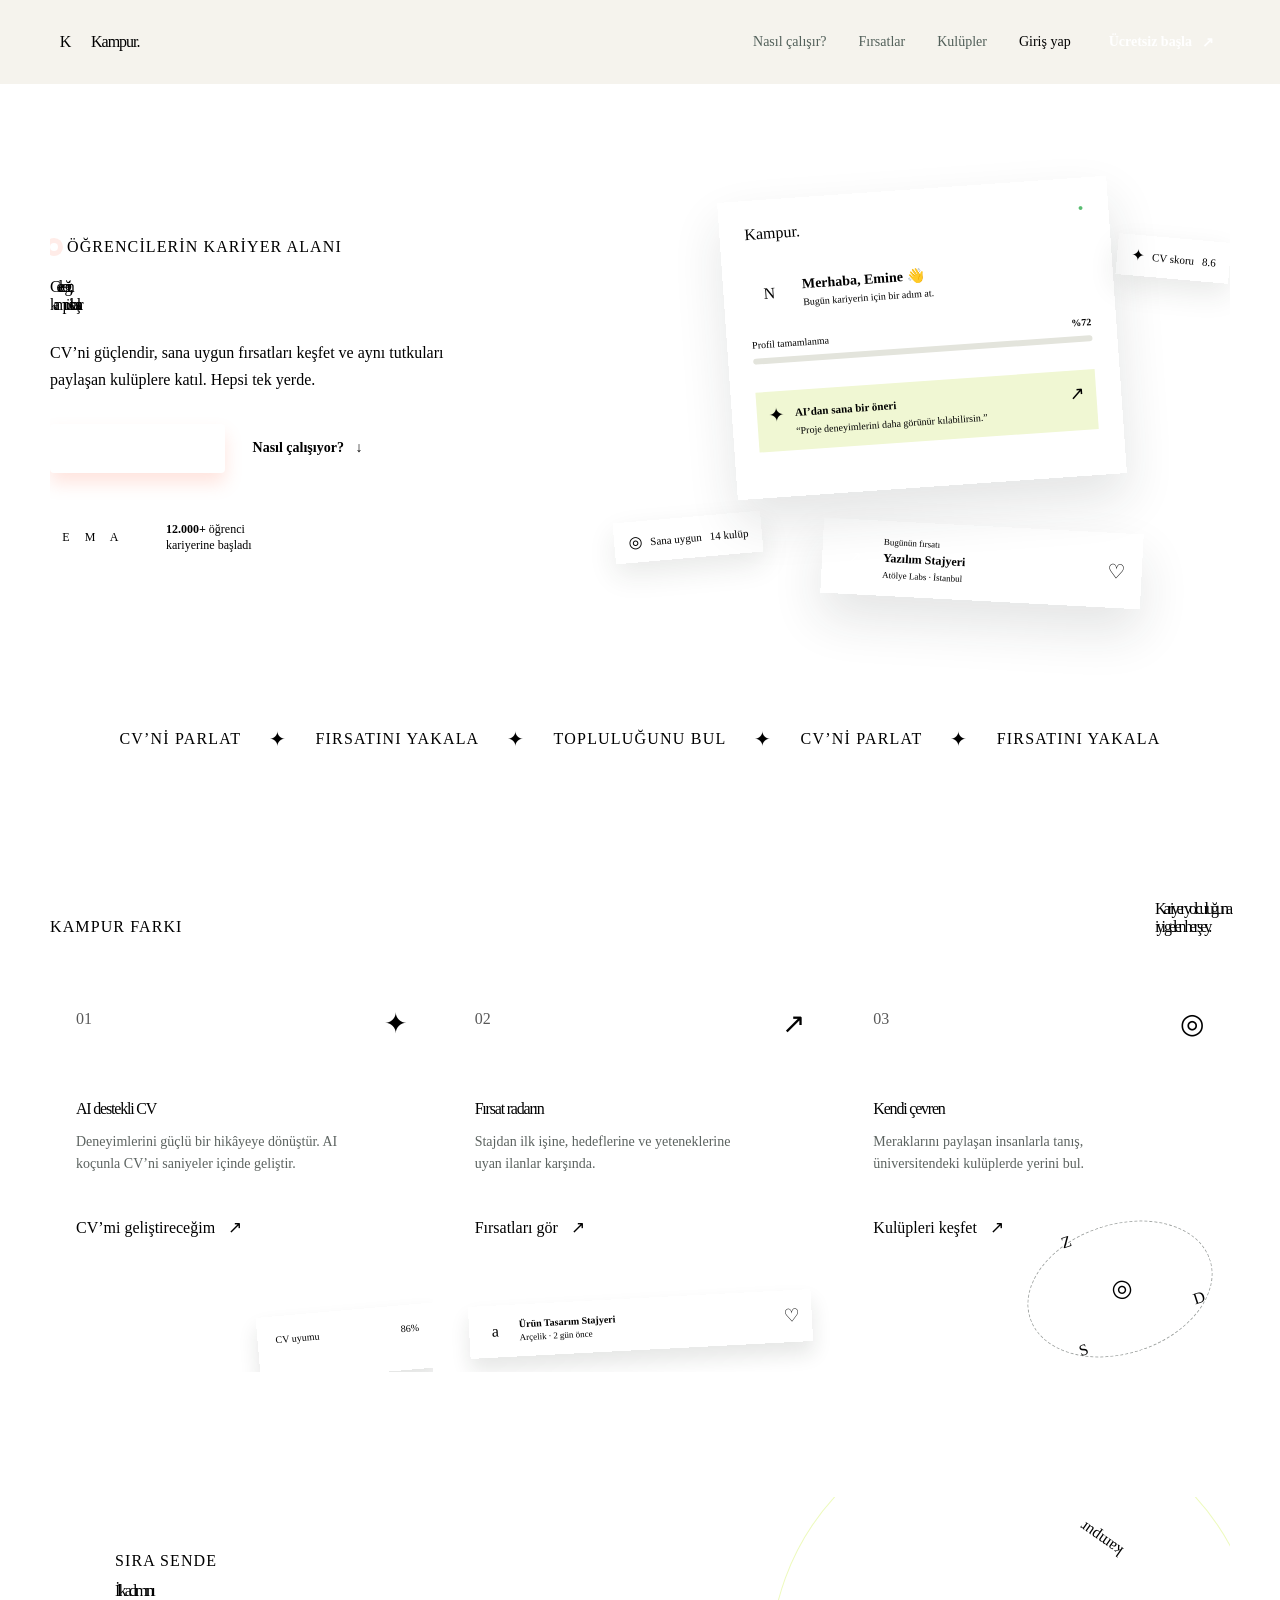
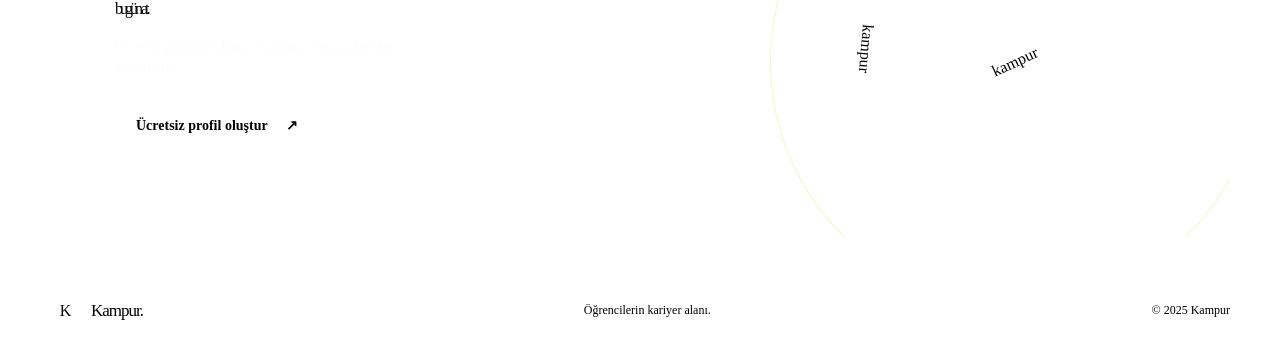
<file: index.html>
<!DOCTYPE html>
<html lang="tr">
<head>
  <meta charset="UTF-8" />
  <meta name="viewport" content="width=device-width, initial-scale=1.0" />
  <meta name="description" content="Kampur - Öğrenciler için AI destekli kariyer platformu." />
  <title>Kampur | Kariyerinin kampüsü</title>
  <link rel="preconnect" href="https://fonts.googleapis.com" />
  <link rel="preconnect" href="https://fonts.gstatic.com" crossorigin />
  <link href="https://fonts.googleapis.com/css2?family=DM+Sans:wght@400;500;600;700&family=Space+Grotesk:wght@400;500;600;700&display=swap" rel="stylesheet" />
  <link rel="stylesheet" href="style.css" />
</head>
<body>
  <header class="site-header">
    <nav class="nav container" aria-label="Ana navigasyon">
      <a class="brand" href="#top" aria-label="Kampur ana sayfa">
        <span class="brand-mark">K</span>
        <span>Kampur<span class="brand-dot">.</span></span>
      </a>
      <div class="nav-links">
        <a href="#nasil-calisir">Nasıl çalışır?</a>
        <a href="#firsatlar">Fırsatlar</a>
        <a href="#kulup">Kulüpler</a>
      </div>
      <div class="nav-actions">
        <a class="login-link" href="#kayit">Giriş yap</a>
        <a class="button button-dark button-small" href="#kayit">Ücretsiz başla <span aria-hidden="true">↗</span></a>
      </div>
      <button class="menu-button" type="button" aria-label="Menüyü aç">☰</button>
    </nav>
  </header>

  <main id="top">
    <section class="hero container">
      <div class="hero-copy">
        <div class="eyebrow"><span class="pulse"></span> Öğrencilerin kariyer alanı</div>
        <h1>Geleceğin,<br /><em>kampüste</em> başlar.</h1>
        <p class="hero-text">CV’ni güçlendir, sana uygun fırsatları keşfet ve aynı tutkuları paylaşan kulüplere katıl. Hepsi tek yerde.</p>
        <div class="hero-buttons">
          <a class="button button-primary" href="#kayit">Kampur’u keşfet <span aria-hidden="true">↗</span></a>
          <a class="text-link" href="#nasil-calisir">Nasıl çalışıyor? <span aria-hidden="true">↓</span></a>
        </div>
        <div class="social-proof">
          <div class="avatar-stack" aria-label="Kampur topluluğundan öğrenciler">
            <span class="avatar avatar-one">E</span><span class="avatar avatar-two">M</span><span class="avatar avatar-three">A</span><span class="avatar avatar-four">+</span>
          </div>
          <span><strong>12.000+</strong> öğrenci<br />kariyerine başladı</span>
        </div>
      </div>

      <div class="hero-visual" aria-label="Kampur kişisel kariyer paneli önizlemesi">
        <div class="sunburst" aria-hidden="true"></div>
        <div class="dashboard-card main-card">
          <div class="card-topline"><span class="mini-brand">Kampur.</span><span class="status-dot">●</span></div>
          <div class="profile-row">
            <div class="profile-avatar">N</div>
            <div><strong>Merhaba, Emine
             👋</strong><span>Bugün kariyerin için bir adım at.</span></div>
          </div>
          <div class="progress-label"><span>Profil tamamlanma</span><strong>%72</strong></div>
          <div class="progress"><span></span></div>
          <div class="suggestion-box">
            <div class="sparkle">✦</div>
            <div><strong>AI’dan sana bir öneri</strong><p>“Proje deneyimlerini daha görünür kılabilirsin.”</p></div>
            <span class="arrow-circle">↗</span>
          </div>
        </div>
        <div class="dashboard-card opportunity-card">
          <div class="opportunity-icon">↗</div>
          <div><span>Bugünün fırsatı</span><strong>Yazılım Stajyeri</strong><small>Atölye Labs · İstanbul</small></div>
          <span class="save-icon">♡</span>
        </div>
        <div class="floating-tag tag-cv"><span>✦</span> CV skoru <strong>8.6</strong></div>
        <div class="floating-tag tag-club"><span>◎</span> Sana uygun <strong>14 kulüp</strong></div>
      </div>
    </section>

    <section class="marquee-band" aria-label="Kampur özellikleri">
      <div class="marquee-inner"><span>CV’ni parlat</span><i>✦</i><span>Fırsatını yakala</span><i>✦</i><span>Topluluğunu bul</span><i>✦</i><span>CV’ni parlat</span><i>✦</i><span>Fırsatını yakala</span></div>
    </section>

    <section class="features container" id="nasil-calisir">
      <div class="section-heading"><span class="eyebrow">Kampur farkı</span><h2>Kariyer yolculuğuna<br /><span>iyi gelen</span> her şey.</h2></div>
      <div class="feature-grid">
        <article class="feature-card feature-ai">
          <div class="feature-number">01</div><div class="feature-icon">✦</div><h3>AI destekli CV</h3><p>Deneyimlerini güçlü bir hikâyeye dönüştür. AI koçunla CV’ni saniyeler içinde geliştir.</p><a href="#kayit" class="feature-link">CV’mi geliştireceğim <span>↗</span></a>
          <div class="mini-score"><span>CV uyumu</span><strong>86%</strong><div><i></i></div></div>
        </article>
        <article class="feature-card feature-opportunities" id="firsatlar">
          <div class="feature-number">02</div><div class="feature-icon">↗</div><h3>Fırsat radarın</h3><p>Stajdan ilk işine, hedeflerine ve yeteneklerine uyan ilanlar karşında.</p><a href="#kayit" class="feature-link">Fırsatları gör <span>↗</span></a>
          <div class="job-pill"><span class="company-logo">a</span><span><b>Ürün Tasarım Stajyeri</b><small>Arçelik · 2 gün önce</small></span><span>♡</span></div>
        </article>
        <article class="feature-card feature-clubs" id="kulup">
          <div class="feature-number">03</div><div class="feature-icon">◎</div><h3>Kendi çevren</h3><p>Meraklarını paylaşan insanlarla tanış, üniversitendeki kulüplerde yerini bul.</p><a href="#kayit" class="feature-link">Kulüpleri keşfet <span>↗</span></a>
          <div class="club-orbit"><span class="club-face face-a">Z</span><span class="club-face face-b">D</span><span class="club-face face-c">S</span><span class="orbit-center">◎</span></div>
        </article>
      </div>
    </section>

    <section class="cta-section container" id="kayit">
      <div class="cta-content"><span class="eyebrow light-eyebrow">Sıra sende</span><h2>İlk adımını<br /><em>bugün</em> at.</h2><p>Ücretsiz profilini oluştur. Kampur, yolunu birlikte netleştirsin.</p><a class="button button-light" href="mailto:merhaba@kampur.com">Ücretsiz profil oluştur <span>↗</span></a></div>
      <div class="cta-shape" aria-hidden="true"><span>kampur</span><span>kampur</span><span>kampur</span></div>
    </section>
  </main>

  <footer class="footer container"><a class="brand" href="#top"><span class="brand-mark">K</span><span>Kampur<span class="brand-dot">.</span></span></a><span>Öğrencilerin kariyer alanı.</span><span>© 2025 Kampur</span></footer>
</body>
</html>
</file>
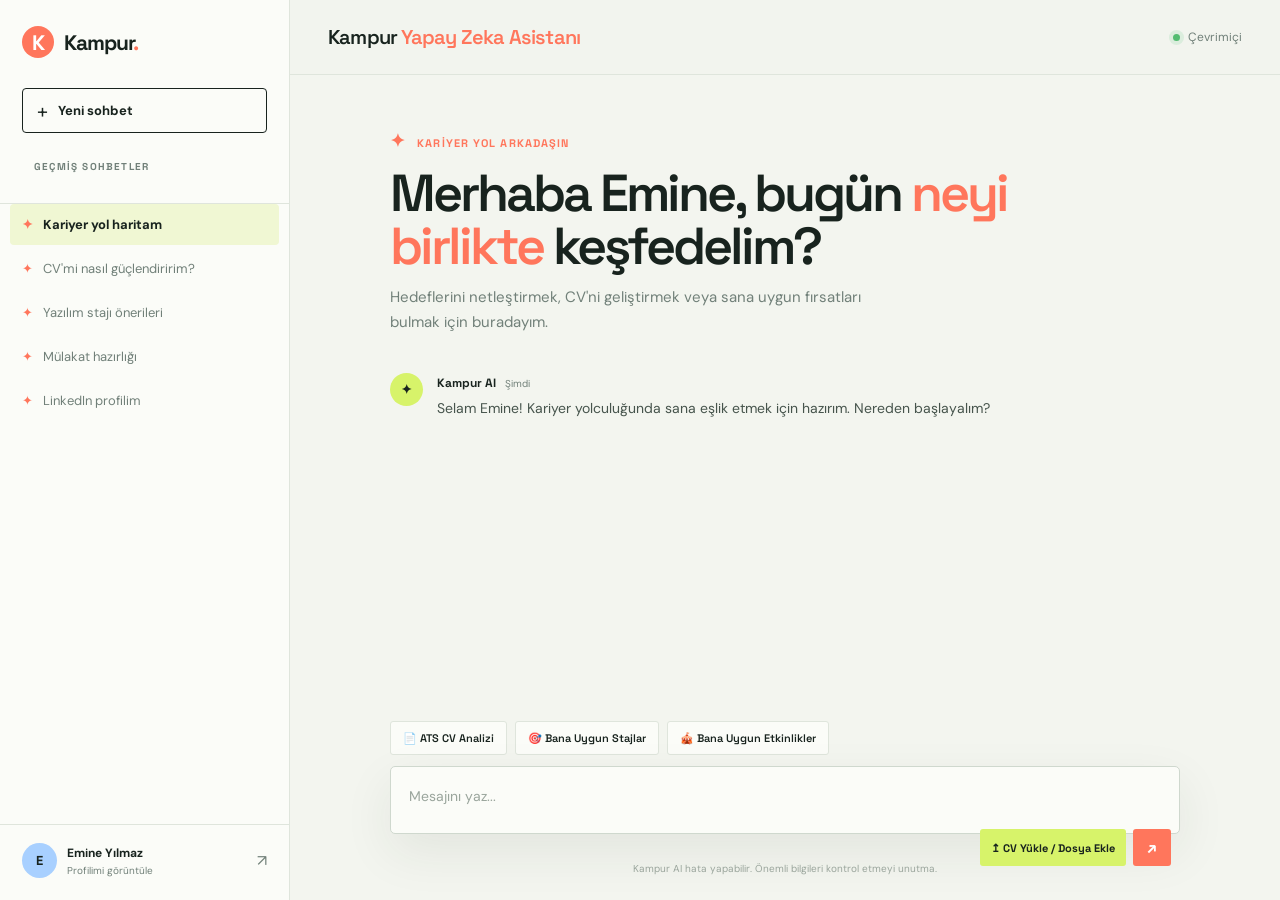
<file: asistan.html>
<!doctype html>
<html lang="tr">
<head>
	<meta charset="utf-8">
	<meta name="viewport" content="width=device-width, initial-scale=1">
	<meta name="description" content="Kampur Yapay Zeka Sohbet Arayüzü">
	<title>Kampur AI | Sohbet</title>
	<link rel="preconnect" href="https://fonts.googleapis.com">
	<link rel="preconnect" href="https://fonts.gstatic.com" crossorigin>
	<link href="https://fonts.googleapis.com/css2?family=DM+Sans:wght@400;500;600;700&family=Space+Grotesk:wght@500;600;700&display=swap" rel="stylesheet">
	<style>
		:root { --ink:#18231e; --muted:#718079; --bg:#f3f5ef; --panel:#fbfcf8; --line:#dfe5dc; --lime:#d7f36a; --coral:#ff765c; --blue:#a8d0ff; --shadow:0 18px 50px rgba(35,52,41,.08); }
		* { box-sizing:border-box; }
		body { margin:0; color:var(--ink); background:var(--bg); font-family:'DM Sans',sans-serif; }
		button, textarea { font:inherit; }
		button { cursor:pointer; }
		.app { display:flex; min-height:100vh; }
		.sidebar { display:flex; width:290px; flex:0 0 290px; flex-direction:column; border-right:1px solid var(--line); background:var(--panel); }
		.sidebar-head { padding:26px 22px 20px; border-bottom:1px solid var(--line); }
		.brand { display:flex; align-items:center; gap:10px; color:var(--ink); text-decoration:none; font:700 21px 'Space Grotesk',sans-serif; letter-spacing:-1px; }
		.brand-mark { display:grid; width:32px; height:32px; place-items:center; border-radius:50%; color:#fff; background:var(--coral); letter-spacing:0; }
		.brand-dot, .topbar-title span { color:var(--coral); }
		.new-chat { display:flex; width:100%; align-items:center; gap:10px; margin-top:30px; padding:13px 14px; border:1px solid var(--ink); border-radius:4px; color:var(--ink); background:transparent; font-weight:700; font-size:13px; transition:.2s; }
		.new-chat:hover { color:#fff; background:var(--ink); }
		.new-chat b { font-size:20px; font-weight:400; line-height:12px; }
		.history-label { margin:27px 12px 10px; color:var(--muted); font:700 10px 'Space Grotesk',sans-serif; letter-spacing:1.2px; text-transform:uppercase; }
		.history { display:grid; gap:3px; padding:0 10px; overflow:auto; }
		.history-item { display:flex; align-items:center; gap:10px; width:100%; padding:12px; border:0; border-radius:4px; color:var(--muted); background:transparent; text-align:left; font-size:13px; }
		.history-item:hover, .history-item.active { color:var(--ink); background:#f0f7d3; }.history-item.active { font-weight:700; }.history-item i { color:var(--coral); font-style:normal; }
		.profile { display:flex; align-items:center; gap:10px; margin-top:auto; padding:18px 22px 22px; border-top:1px solid var(--line); }.avatar { display:grid; width:35px; height:35px; place-items:center; border-radius:50%; background:var(--blue); font:700 13px 'Space Grotesk',sans-serif; }.profile strong,.profile small { display:block; }.profile strong { font-size:12px; }.profile small { margin-top:3px; color:var(--muted); font-size:10px; }.profile > span:last-child { margin-left:auto; color:var(--muted); }
		.main { display:flex; min-width:0; flex:1; flex-direction:column; }
		.topbar { display:flex; height:75px; align-items:center; justify-content:space-between; padding:0 38px; border-bottom:1px solid var(--line); background:rgba(243,245,239,.85); }.topbar-title { margin:0; font:600 20px 'Space Grotesk',sans-serif; letter-spacing:-.8px; }.status { display:flex; align-items:center; gap:8px; color:var(--muted); font-size:12px; }.status i { width:7px; height:7px; border-radius:50%; background:#53bc70; box-shadow:0 0 0 4px rgba(83,188,112,.14); }
		.chat { width:min(790px,calc(100% - 64px)); flex:1; margin:0 auto; padding:54px 0 28px; overflow:auto; }.intro { margin-bottom:38px; }.kicker { color:var(--coral); font:700 11px 'Space Grotesk',sans-serif; letter-spacing:1.1px; text-transform:uppercase; }.kicker b { font-size:18px; margin-right:7px; }.intro h1 { max-width:620px; margin:15px 0 12px; font:600 clamp(34px,4.5vw,52px)/1.02 'Space Grotesk',sans-serif; letter-spacing:-3px; }.intro h1 em { color:var(--coral); font-style:normal; }.intro p { max-width:520px; margin:0; color:var(--muted); font-size:15px; line-height:1.65; }
		.message { display:flex; gap:14px; margin-top:27px; animation:appear .3s ease both; }.message-icon { display:grid; width:33px; height:33px; flex:0 0 33px; place-items:center; border-radius:50%; background:var(--lime); font:700 13px 'Space Grotesk',sans-serif; }.message.user .message-icon { color:#fff; background:var(--coral); }.message-content { min-width:0; padding-top:2px; }.meta { display:flex; gap:9px; align-items:baseline; margin-bottom:6px; }.meta strong { font:700 12px 'Space Grotesk',sans-serif; }.meta time { color:var(--muted); font-size:10px; }.message p { margin:0; color:#46544c; font-size:14px; line-height:1.7; }.message.user p { color:var(--ink); }
		.composer-area { padding:0 32px 25px; }.shortcuts { display:flex; flex-wrap:wrap; gap:8px; width:min(790px,100%); margin:0 auto 11px; }.shortcut { padding:9px 12px; border:1px solid var(--line); border-radius:3px; color:var(--ink); background:var(--panel); font:600 11px 'Space Grotesk',sans-serif; transition:.2s; }.shortcut:hover { border-color:var(--coral); transform:translateY(-2px); }
		.composer { position:relative; width:min(790px,100%); margin:auto; }.composer textarea { display:block; width:100%; min-height:68px; max-height:150px; resize:none; padding:20px 150px 18px 18px; border:1px solid #cfd8ce; border-radius:5px; outline:0; color:var(--ink); background:var(--panel); box-shadow:var(--shadow); font-size:14px; }.composer textarea:focus { border-color:var(--coral); }.composer textarea::placeholder { color:#9aa59c; }.actions { position:absolute; right:9px; bottom:9px; display:flex; gap:7px; }.file-label,.send { display:inline-flex; align-items:center; justify-content:center; gap:6px; min-height:37px; border:0; border-radius:3px; font:700 11px 'Space Grotesk',sans-serif; }.file-label { padding:0 11px; background:var(--lime); }.send { width:38px; color:#fff; background:var(--coral); font-size:16px; }.file-label:hover,.send:hover { transform:translateY(-2px); }.file-note { min-height:15px; margin:6px 2px 0; color:var(--muted); font-size:10px; }.notice { margin:7px 0 0; color:#9aa59c; font-size:10px; text-align:center; }
		@keyframes appear { from { opacity:0; transform:translateY(7px); } to { opacity:1; transform:none; } }
		@media (max-width:760px) { .sidebar { width:74px; flex-basis:74px; }.sidebar-head { padding:20px 16px; }.brand > span:last-child,.new-chat span,.history-label,.history-item span:last-child,.profile > span:not(.avatar) { display:none; }.brand,.new-chat,.history-item,.profile { justify-content:center; }.new-chat { padding:11px 0; }.history-item { padding:12px 4px; }.profile { padding:17px 16px; }.topbar { height:68px; padding:0 20px; }.chat { width:min(100% - 40px,620px); padding-top:34px; }.composer-area { padding:0 20px 20px; } }
		@media (max-width:480px) { .sidebar { display:none; }.topbar-title { font-size:17px; }.status { font-size:10px; }.intro h1 { letter-spacing:-2px; }.shortcuts { display:grid; grid-template-columns:1fr; }.shortcut { text-align:left; }.composer textarea { padding:18px 18px 70px; }.actions { left:9px; right:auto; }.file-label { padding:0 13px; } }
	</style>
</head>
<body>
	<div class="app">
		<aside class="sidebar" aria-label="Sohbet geçmişi">
			<div class="sidebar-head"><a class="brand" href="index.html"><span class="brand-mark">K</span><span>Kampur<span class="brand-dot">.</span></span></a><button class="new-chat" id="newChat" type="button"><b>+</b><span>Yeni sohbet</span></button><div class="history-label">Geçmiş sohbetler</div></div>
			<nav class="history"><button class="history-item active" type="button"><i>✦</i><span>Kariyer yol haritam</span></button><button class="history-item" type="button"><i>✦</i><span>CV'mi nasıl güçlendiririm?</span></button><button class="history-item" type="button"><i>✦</i><span>Yazılım stajı önerileri</span></button><button class="history-item" type="button"><i>✦</i><span>Mülakat hazırlığı</span></button><button class="history-item" type="button"><i>✦</i><span>LinkedIn profilim</span></button></nav>
			<div class="profile"><span class="avatar">E</span><span><strong>Emine Yılmaz</strong><small>Profilimi görüntüle</small></span><span>↗</span></div>
		</aside>
		<main class="main">
			<header class="topbar"><h2 class="topbar-title">Kampur <span>Yapay Zeka Asistanı</span></h2><div class="status"><i></i> Çevrimiçi</div></header>
			<section class="chat" id="chat" aria-live="polite"><div class="intro" id="intro"><div class="kicker"><b>✦</b> Kariyer yol arkadaşın</div><h1>Merhaba Emine, bugün <em>neyi birlikte</em> keşfedelim?</h1><p>Hedeflerini netleştirmek, CV'ni geliştirmek veya sana uygun fırsatları bulmak için buradayım.</p></div><div class="message"><div class="message-icon">✦</div><div class="message-content"><div class="meta"><strong>Kampur AI</strong><time>Şimdi</time></div><p>Selam Emine! Kariyer yolculuğunda sana eşlik etmek için hazırım. Nereden başlayalım?</p></div></div></section>
			<div class="composer-area"><div class="shortcuts" aria-label="Hızlı kısayollar"><button class="shortcut" type="button">📄 ATS CV Analizi</button><button class="shortcut" type="button">🎯 Bana Uygun Stajlar</button><button class="shortcut" type="button">🎪 Bana Uygun Etkinlikler</button></div><form class="composer" id="form"><textarea id="input" rows="1" placeholder="Mesajını yaz..." aria-label="Mesajını yaz"></textarea><div class="actions"><label class="file-label" for="file">↥ CV Yükle / Dosya Ekle</label><input id="file" type="file" accept=".pdf,.doc,.docx" hidden><button class="send" type="submit" aria-label="Mesajı gönder">↗</button></div><div class="file-note" id="fileNote"></div><p class="notice">Kampur AI hata yapabilir. Önemli bilgileri kontrol etmeyi unutma.</p></form></div>
		</main>
	</div>
	<script>
		const form = document.getElementById('form');
		const input = document.getElementById('input');
		const chat = document.getElementById('chat');
		const intro = document.getElementById('intro');
		const file = document.getElementById('file');
		const fileNote = document.getElementById('fileNote');
		function addMessage(text, type) {
			const item = document.createElement('div');
			item.className = `message ${type}`;
			const safeText = text.replace(/[<>&]/g, character => ({'<':'&lt;','>':'&gt;','&':'&amp;'}[character]));
			item.innerHTML = `<div class="message-icon">${type === 'user' ? 'E' : '✦'}</div><div class="message-content"><div class="meta"><strong>${type === 'user' ? 'Emine Yılmaz' : 'Kampur AI'}</strong><time>Şimdi</time></div><p>${safeText}</p></div>`;
			chat.appendChild(item);
			chat.scrollTop = chat.scrollHeight;
		}
		function send(text) { if (!text.trim()) return; intro.hidden = true; addMessage(text.trim(), 'user'); input.value = ''; input.style.height = 'auto'; setTimeout(() => addMessage('Bunu birlikte netleştirebiliriz. Hedefini biraz daha anlatır mısın?', 'assistant'), 450); }
		form.addEventListener('submit', event => { event.preventDefault(); send(input.value); });
		document.querySelectorAll('.shortcut').forEach(button => button.addEventListener('click', () => send(button.textContent)));
		document.getElementById('newChat').addEventListener('click', () => { intro.hidden = false; input.focus(); });
		document.querySelectorAll('.history-item').forEach(item => item.addEventListener('click', () => { document.querySelector('.history-item.active').classList.remove('active'); item.classList.add('active'); }));
		file.addEventListener('change', () => { fileNote.textContent = file.files[0] ? `${file.files[0].name} seçildi` : ''; });
		input.addEventListener('input', () => { input.style.height = 'auto'; input.style.height = `${Math.min(input.scrollHeight, 150)}px`; });
	</script>
</body>
</html>
</file>
<file: style.css>
g:root {
  --ink: #17211c;
  --muted: #68736c;
  --paper: #f4f2eb;
  --cream: #fbfaf5;
  --lime: #d7f36a;
  --coral: #ff765c;
  --blue: #9ac7ff;
  --line: rgba(23, 33, 28, 0.14);
  --display: 'Space Grotesk', sans-serif;
  --body: 'DM Sans', sans-serif;
}

* { box-sizing: border-box; }
html { scroll-behavior: smooth; }
body { margin: 0; color: var(--ink); background: var(--paper); font-family: var(--body); font-size: 16px; }
a { color: inherit; text-decoration: none; }
.container { width: min(1180px, calc(100% - 64px)); margin: 0 auto; }
.site-header { border-bottom: 1px solid var(--line); background: rgba(244, 242, 235, .88); backdrop-filter: blur(14px); position: relative; z-index: 5; }
.nav { height: 84px; display: flex; align-items: center; justify-content: space-between; gap: 32px; }
.brand { display: inline-flex; align-items: center; gap: 10px; font: 700 21px var(--display); letter-spacing: -1px; }
.brand-mark { display: grid; place-items: center; width: 31px; height: 31px; border-radius: 50%; background: var(--coral); color: var(--cream); font-size: 16px; letter-spacing: 0; }
.brand-dot { color: var(--coral); }
.nav-links { display: flex; gap: 32px; margin-left: auto; font-size: 14px; color: #52605a; }
.nav-links a, .login-link, .text-link, .feature-link { transition: color .2s ease; }
.nav-links a:hover, .login-link:hover, .text-link:hover, .feature-link:hover { color: var(--coral); }
.nav-actions { display: flex; align-items: center; gap: 22px; font-size: 14px; }
.button { display: inline-flex; align-items: center; justify-content: center; gap: 18px; padding: 16px 21px; font-weight: 700; font-size: 14px; border-radius: 4px; transition: transform .2s ease, background .2s ease; }
.button:hover { transform: translateY(-3px); }
.button-dark { background: var(--ink); color: white; }
.button-primary { background: var(--coral); color: white; box-shadow: 0 10px 18px rgba(255, 118, 92, .2); }
.button-light { background: var(--lime); color: var(--ink); }
.button-small { padding: 12px 16px; gap: 10px; }
.menu-button { display: none; background: none; border: 0; font-size: 22px; color: var(--ink); }

.hero { min-height: 625px; display: grid; grid-template-columns: .92fr 1.08fr; align-items: center; gap: 40px; padding: 76px 0 80px; overflow: hidden; }
.eyebrow { display: inline-flex; align-items: center; gap: 9px; color: var(--coral); font: 700 11px var(--display); letter-spacing: 1.1px; text-transform: uppercase; }
.pulse { width: 8px; height: 8px; background: var(--coral); border-radius: 50%; box-shadow: 0 0 0 5px rgba(255,118,92,.14); }
h1, h2, h3, p { margin-top: 0; }
h1 { margin: 22px 0 25px; font: 600 clamp(53px, 6vw, 84px)/.94 var(--display); letter-spacing: -5px; }
h1 em, h2 em { font-style: normal; color: var(--coral); }
.hero-text { max-width: 430px; color: var(--muted); line-height: 1.7; font-size: 16px; }
.hero-buttons { display: flex; align-items: center; gap: 28px; margin-top: 30px; }
.text-link { font-weight: 700; font-size: 14px; }
.text-link span { display: inline-block; margin-left: 8px; color: var(--coral); }
.social-proof { display: flex; align-items: center; gap: 12px; margin-top: 48px; font-size: 12px; color: var(--muted); line-height: 1.35; }
.social-proof strong { color: var(--ink); }
.avatar-stack { display: flex; padding-left: 8px; }
.avatar { display: grid; place-items: center; width: 32px; height: 32px; margin-left: -8px; border: 2px solid var(--paper); border-radius: 50%; color: var(--ink); font: 700 11px var(--display); }
.avatar-one { background: var(--lime); }.avatar-two { background: var(--blue); }.avatar-three { background: var(--coral); }.avatar-four { background: var(--ink); color: white; }

.hero-visual { position: relative; min-height: 470px; display: grid; place-items: center; }
.sunburst { position: absolute; width: 390px; height: 390px; border-radius: 50%; background: repeating-conic-gradient(from 10deg, var(--lime) 0 14deg, transparent 14deg 27deg); opacity: .68; animation: spin 30s linear infinite; }
.sunburst::after { content: ''; position: absolute; inset: 45px; border-radius: 50%; background: var(--paper); }
.dashboard-card { position: relative; z-index: 1; background: var(--cream); border: 1px solid var(--line); box-shadow: 0 24px 50px rgba(35, 45, 38, .12); }
.main-card { width: min(390px, 78%); min-height: 298px; padding: 25px; transform: rotate(-4deg); }
.card-topline { display: flex; justify-content: space-between; font: 700 12px var(--display); }.mini-brand { color: var(--coral); }.status-dot { color: #59bd71; font-size: 9px; }
.profile-row { display: flex; align-items: center; gap: 12px; margin: 30px 0 24px; }.profile-avatar { display: grid; place-items: center; width: 42px; height: 42px; background: var(--blue); border-radius: 50%; font: 700 19px var(--display); }.profile-row strong, .profile-row span { display: block; }.profile-row strong { font-size: 14px; }.profile-row span { margin-top: 4px; color: var(--muted); font-size: 10px; }
.progress-label { display: flex; justify-content: space-between; font-size: 10px; color: var(--muted); }.progress-label strong { color: var(--ink); }.progress { height: 6px; margin-top: 8px; background: #e3e4dc; border-radius: 20px; }.progress span { display: block; width: 72%; height: 100%; background: var(--coral); border-radius: inherit; }
.suggestion-box { display: flex; align-items: flex-start; gap: 10px; padding: 12px; margin-top: 28px; background: #f0f7d3; }.sparkle { color: var(--coral); font-size: 19px; }.suggestion-box strong { font-size: 11px; }.suggestion-box p { margin: 4px 0 0; color: var(--muted); font-size: 10px; line-height: 1.4; }.arrow-circle { margin-left: auto; font-size: 18px; }
.opportunity-card { display: flex; align-items: center; gap: 11px; width: min(320px, 70%); padding: 16px; margin: -20px -120px 0 0; transform: rotate(3deg); }.opportunity-icon { display: grid; place-items: center; width: 34px; height: 34px; border-radius: 50%; background: var(--coral); color: white; }.opportunity-card div:nth-child(2) span, .opportunity-card div:nth-child(2) small { display: block; color: var(--muted); font-size: 9px; }.opportunity-card strong { display: block; margin: 4px 0; font-size: 12px; }.save-icon { margin-left: auto; font-size: 20px; }
.floating-tag { position: absolute; z-index: 2; display: flex; align-items: center; gap: 8px; padding: 11px 14px; border: 1px solid var(--line); background: var(--cream); box-shadow: 0 12px 28px rgba(35,45,38,.1); font-size: 11px; }.floating-tag span { color: var(--coral); font-size: 16px; }.floating-tag strong { font: 700 11px var(--display); }.tag-cv { top: 78px; right: 0; transform: rotate(5deg); }.tag-club { bottom: 72px; left: 0; transform: rotate(-5deg); }
@keyframes spin { to { transform: rotate(360deg); } }

.marquee-band { padding: 17px 0; color: var(--ink); background: var(--lime); overflow: hidden; border-top: 1px solid var(--ink); border-bottom: 1px solid var(--ink); }.marquee-inner { display: flex; justify-content: center; align-items: center; gap: 28px; white-space: nowrap; font: 700 14px var(--display); text-transform: uppercase; letter-spacing: 1.2px; }.marquee-inner i { color: var(--coral); font-style: normal; font-size: 20px; }
.features { padding: 118px 0 125px; }.section-heading { display: flex; justify-content: space-between; align-items: end; margin-bottom: 48px; }.section-heading h2 { margin: 14px 0 0; font: 600 52px/.98 var(--display); letter-spacing: -3px; }.section-heading h2 span { color: var(--coral); }
.feature-grid { display: grid; grid-template-columns: repeat(3, 1fr); gap: 16px; }.feature-card { position: relative; min-height: 388px; padding: 26px; overflow: hidden; }.feature-ai { background: var(--blue); }.feature-opportunities { background: var(--coral); }.feature-clubs { background: var(--lime); }.feature-number { font: 700 11px var(--display); opacity: .65; }.feature-icon { position: absolute; top: 23px; right: 26px; font-size: 28px; }.feature-card h3 { margin: 72px 0 13px; font: 600 26px var(--display); letter-spacing: -1.2px; }.feature-card p { max-width: 270px; min-height: 72px; color: rgba(23,33,28,.7); line-height: 1.55; font-size: 14px; }.feature-link { display: inline-flex; gap: 13px; align-items: center; font: 700 12px var(--display); }.feature-link span { font-size: 17px; }.mini-score { position: absolute; right: -5px; bottom: -3px; width: 180px; padding: 18px; background: var(--cream); box-shadow: 0 12px 20px rgba(23,33,28,.12); transform: rotate(-5deg); font-size: 10px; }.mini-score strong { float: right; font: 700 17px var(--display); }.mini-score div { clear: both; height: 5px; margin-top: 13px; background: var(--lime); }.mini-score i { display: block; width: 86%; height: 100%; background: var(--ink); }.job-pill { position: absolute; right: 20px; bottom: 22px; left: 20px; display: flex; align-items: center; gap: 10px; padding: 12px; background: var(--cream); box-shadow: 0 12px 20px rgba(23,33,28,.11); transform: rotate(-3deg); }.company-logo { display: grid; place-items: center; width: 28px; height: 28px; background: var(--ink); color: var(--coral); font: 700 17px var(--display); }.job-pill b, .job-pill small { display: block; }.job-pill b { font-size: 10px; }.job-pill small { margin-top: 3px; color: var(--muted); font-size: 9px; }.job-pill > span:last-child { margin-left: auto; font-size: 18px; }.club-orbit { position: absolute; right: 15px; bottom: 18px; width: 190px; height: 130px; border: 1px dashed rgba(23,33,28,.4); border-radius: 50%; transform: rotate(-18deg); }.orbit-center { position: absolute; top: 45px; left: 77px; display: grid; place-items: center; width: 38px; height: 38px; border-radius: 50%; background: var(--ink); color: var(--lime); font-size: 24px; }.club-face { position: absolute; display: grid; place-items: center; width: 31px; height: 31px; border: 2px solid var(--ink); border-radius: 50%; font: 700 11px var(--display); }.face-a { top: -13px; left: 42px; background: var(--coral); }.face-b { right: 6px; bottom: 16px; background: var(--blue); }.face-c { bottom: 2px; left: 25px; background: var(--cream); }

.cta-section { display: flex; min-height: 340px; position: relative; overflow: hidden; margin-bottom: 58px; padding: 55px 65px; background: var(--ink); color: var(--cream); }.cta-content { position: relative; z-index: 1; }.light-eyebrow { color: var(--lime); }.cta-section h2 { margin: 12px 0 18px; font: 600 56px/.95 var(--display); letter-spacing: -3px; }.cta-section p { max-width: 300px; color: rgba(251,250,245,.68); line-height: 1.5; font-size: 14px; }.cta-section .button { margin-top: 9px; }.cta-shape { position: absolute; right: -30px; top: -80px; display: grid; place-items: center; width: 490px; height: 490px; border: 1px solid rgba(215,243,106,.45); border-radius: 50%; color: var(--lime); font: 700 60px var(--display); transform: rotate(-25deg); }.cta-shape span { position: absolute; }.cta-shape span:nth-child(2) { transform: rotate(120deg) translateY(150px); }.cta-shape span:nth-child(3) { transform: rotate(240deg) translateY(150px); }
.footer { display: flex; align-items: center; justify-content: space-between; padding: 0 0 36px; color: var(--muted); font-size: 12px; }.footer .brand { color: var(--ink); font-size: 17px; }

@media (max-width: 800px) { .container { width: min(100% - 40px, 580px); }.nav { height: 72px; }.nav-links, .nav-actions { display: none; }.menu-button { display: block; }.hero { display: block; padding: 62px 0 30px; }.hero-copy { max-width: 500px; }.hero-visual { min-height: 430px; margin-top: 45px; }.main-card { width: min(390px, 82%); }.opportunity-card { margin-right: -35px; }.tag-cv { right: 5px; }.features { padding: 80px 0; }.section-heading { display: block; }.section-heading h2 { font-size: 43px; }.feature-grid { grid-template-columns: 1fr; }.feature-card { min-height: 340px; }.cta-section { padding: 45px 32px; }.cta-shape { right: -190px; opacity: .45; }.footer { flex-wrap: wrap; gap: 20px; } }
@media (max-width: 430px) { h1 { font-size: 52px; letter-spacing: -3px; }.hero-buttons { align-items: flex-start; flex-direction: column; gap: 20px; }.hero-visual { min-height: 390px; margin-left: -16px; margin-right: -16px; }.sunburst { width: 330px; height: 330px; }.main-card { padding: 18px; }.opportunity-card { width: 75%; padding: 12px; }.tag-club { left: 8px; bottom: 41px; }.tag-cv { top: 47px; right: 0; }.cta-section h2 { font-size: 47px; }.cta-section { min-height: 390px; }.footer > span:nth-of-type(1) { width: 100%; } }
</file>
